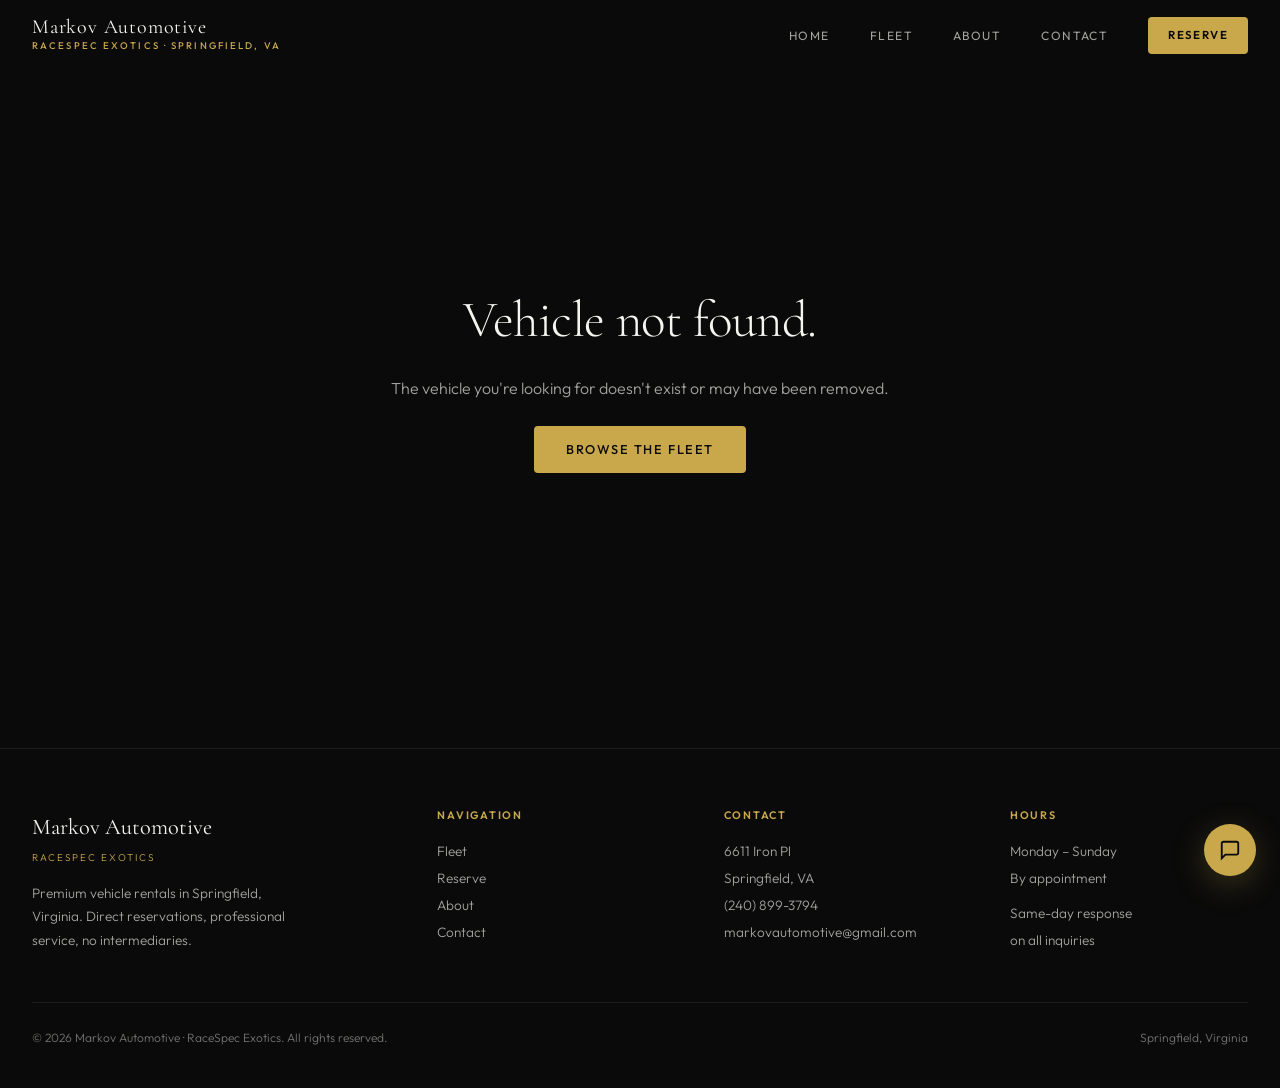
<file: car.html>
<!DOCTYPE html>
<html lang="en">
<head>
  <meta charset="UTF-8">
  <meta name="viewport" content="width=device-width, initial-scale=1.0">
  <title>Vehicle Details — Markov Automotive</title>
  <link rel="stylesheet" href="shared.css">
  <style>
    .car-layout {
      display: grid;
      grid-template-columns: 1fr 380px;
      gap: 3.5rem;
      align-items: start;
    }
    @media (max-width: 1024px) { .car-layout { grid-template-columns: 1fr; } }

    .car-sticky {
      position: sticky;
      top: calc(var(--nav-h) + 1.5rem);
      display: flex;
      flex-direction: column;
      gap: 1rem;
    }
    @media (max-width: 1024px) { .car-sticky { position: static; } }

    .car-price-card {
      background: var(--surface);
      border: 1px solid var(--border2);
      border-radius: var(--radius-lg);
      padding: 1.75rem;
    }
    .car-price-card .price-main {
      font-family: var(--font-serif);
      font-size: 3rem;
      font-weight: 300;
      color: var(--white);
      line-height: 1;
    }
    .car-price-card .price-main span { font-size: 1.2rem; color: var(--muted); }
    .car-price-card .price-note { font-size: 0.75rem; color: var(--muted); margin-top: 0.4rem; }

    .breadcrumb {
      display: flex;
      align-items: center;
      gap: 0.5rem;
      font-size: 0.72rem;
      color: var(--muted);
      letter-spacing: 0.08em;
      margin-bottom: 1.5rem;
    }
    .breadcrumb a { color: var(--muted); transition: color var(--transition); }
    .breadcrumb a:hover { color: var(--gold); }
    .breadcrumb .sep { color: var(--border2); }

    .section-label {
      font-size: 0.68rem;
      font-weight: 600;
      letter-spacing: 0.18em;
      text-transform: uppercase;
      color: var(--gold);
      margin-bottom: 1.25rem;
      padding-bottom: 0.75rem;
      border-bottom: 1px solid var(--border);
    }
    .not-found {
      min-height: 60vh;
      display: flex;
      align-items: center;
      justify-content: center;
      flex-direction: column;
      gap: 1.5rem;
      text-align: center;
    }
  </style>
</head>
<body>

<!-- ══ NAV ══ -->
<nav class="nav scrolled" id="main-nav">
  <div class="nav-inner">
    <a href="index.html" class="nav-logo">
      <span class="wordmark">Markov Automotive</span>
      <span class="sub">RaceSpec Exotics · Springfield, VA</span>
    </a>
    <div class="nav-links">
      <a href="index.html">Home</a>
      <a href="fleet.html">Fleet</a>
      <a href="about.html">About</a>
      <a href="contact.html">Contact</a>
      <a href="booking.html" class="nav-reserve">Reserve</a>
    </div>
    <button class="nav-hamburger" id="nav-hamburger" aria-label="Menu">
      <span></span><span></span><span></span>
    </button>
  </div>
</nav>
<div class="nav-mobile" id="nav-mobile">
  <a href="index.html">Home</a>
  <a href="fleet.html">Fleet</a>
  <a href="about.html">About</a>
  <a href="contact.html">Contact</a>
  <a href="booking.html">Reserve a Vehicle</a>
</div>

<!-- ══ CONTENT (dynamically populated) ══ -->
<div id="car-page" style="padding-top: var(--nav-h);">
  <div class="container" style="padding-top:2.5rem;padding-bottom:6rem;">
    <div id="car-content"></div>
  </div>
</div>

<!-- ══ RELATED CARS ══ -->
<section style="border-top:1px solid var(--border);padding:80px 0;" id="related-section">
  <div class="container">
    <div class="section-heading">
      <span class="label">Also Available</span>
      <h2 style="margin-top:0.75rem;">Similar Vehicles</h2>
    </div>
    <div class="cars-grid" id="related-cars"></div>
  </div>
</section>

<!-- ══ FOOTER ══ -->
<footer class="footer">
  <div class="container">
    <div class="footer-grid">
      <div class="footer-brand">
        <div class="wordmark">Markov Automotive</div>
        <div class="sub">RaceSpec Exotics</div>
        <p>Premium vehicle rentals in Springfield, Virginia. Direct reservations, professional service, no intermediaries.</p>
      </div>
      <div class="footer-col">
        <h5>Navigation</h5>
        <a href="fleet.html">Fleet</a>
        <a href="booking.html">Reserve</a>
        <a href="about.html">About</a>
        <a href="contact.html">Contact</a>
      </div>
      <div class="footer-col">
        <h5>Contact</h5>
        <address>6611 Iron Pl<br>Springfield, VA</address>
        <a href="tel:2408993794">(240) 899-3794</a>
        <a href="mailto:markovautomotive@gmail.com">markovautomotive@gmail.com</a>
      </div>
      <div class="footer-col">
        <h5>Hours</h5>
        <p style="font-size:0.85rem;color:var(--muted2);">Monday – Sunday<br>By appointment</p>
        <p style="font-size:0.85rem;color:var(--muted2);margin-top:0.5rem;">Same-day response<br>on all inquiries</p>
      </div>
    </div>
    <div class="footer-bottom">
      <p>© <span id="footer-year"></span> Markov Automotive · RaceSpec Exotics. All rights reserved.</p>
      <p>Springfield, Virginia</p>
    </div>
  </div>
</footer>

<!-- ══ CHAT ══ -->
<div class="chat-widget">
  <div class="chat-panel" id="chat-panel">
    <div class="chat-header">
      <div class="chat-header-info">
        <div class="chat-avatar">M</div>
        <div>
          <div class="chat-header-name">Markov Automotive</div>
          <div class="chat-header-status">● Typically responds quickly</div>
        </div>
      </div>
      <button class="chat-close" id="chat-close">✕</button>
    </div>
    <div class="chat-messages" id="chat-messages">
      <div class="chat-msg bot">Hi — looking to book a vehicle or check availability? I can help point you in the right direction.</div>
    </div>
    <div class="chat-quick">
      <button class="chat-quick-btn">How do I make a reservation?</button>
      <button class="chat-quick-btn">What are your rates?</button>
    </div>
    <div class="chat-input-row">
      <input id="chat-input" type="text" placeholder="Type a message…">
      <button class="chat-send" id="chat-send">Send</button>
    </div>
  </div>
  <button class="chat-toggle" id="chat-toggle" aria-label="Open chat">
    <svg fill="none" stroke="currentColor" stroke-width="2" viewBox="0 0 24 24"><path d="M21 15a2 2 0 0 1-2 2H7l-4 4V5a2 2 0 0 1 2-2h14a2 2 0 0 1 2 2z"/></svg>
  </button>
</div>

<script src="cars.js"></script>
<script src="shared.js"></script>
<script>
  const params = new URLSearchParams(window.location.search);
  const carId = params.get('id');
  const car = getCarById(carId);
  const content = document.getElementById('car-content');

  if (!car) {
    content.innerHTML = `
      <div class="not-found">
        <h2>Vehicle not found.</h2>
        <p>The vehicle you're looking for doesn't exist or may have been removed.</p>
        <a href="fleet.html" class="btn btn-primary">Browse the Fleet</a>
      </div>
    `;
    document.getElementById('related-section').style.display = 'none';
  } else {
    // Update page title
    document.title = `${car.name} — Markov Automotive`;

    // Booked days (sample — replace with real data)
    const bookedDays = [3, 4, 5, 12, 13, 19, 20, 26];

    content.innerHTML = `
      <div class="breadcrumb">
        <a href="index.html">Home</a>
        <span class="sep">/</span>
        <a href="fleet.html">Fleet</a>
        <span class="sep">/</span>
        <span>${car.name}</span>
      </div>

      <div class="car-layout">
        <!-- LEFT: Main content -->
        <div>
          <!-- Gallery -->
          <div class="gallery-main">
            <img id="gallery-main-img" src="${car.images[0]}" alt="${car.name}">
          </div>
          <div class="gallery-thumbs" id="gallery-thumbs" style="margin-bottom:3rem;"></div>

          <!-- About -->
          <div style="margin-bottom:3rem;">
            <div style="display:flex;align-items:center;justify-content:space-between;flex-wrap:wrap;gap:1rem;margin-bottom:1rem;">
              <span class="label">${car.category}</span>
              <div class="avail-badge">Available for Reservation</div>
            </div>
            <h1 style="font-size:clamp(2rem,4vw,3rem);margin-bottom:1.25rem;">${car.name}</h1>
            <p style="font-size:1rem;line-height:1.8;">${car.longDescription}</p>
          </div>

          <!-- Specs -->
          <div style="margin-bottom:3rem;">
            <div class="section-label">Specifications</div>
            <div class="specs-grid">
              <div class="spec-row">
                <span class="key">Year</span>
                <span class="val">${car.year}</span>
              </div>
              <div class="spec-row">
                <span class="key">Horsepower</span>
                <span class="val">${car.horsepower} HP</span>
              </div>
              <div class="spec-row">
                <span class="key">Transmission</span>
                <span class="val">${car.transmission}</span>
              </div>
              <div class="spec-row">
                <span class="key">Seating</span>
                <span class="val">${car.seats} Passengers</span>
              </div>
              <div class="spec-row">
                <span class="key">Category</span>
                <span class="val">${car.category}</span>
              </div>
              <div class="spec-row">
                <span class="key">Daily Rate</span>
                <span class="val">${formatPrice(car.pricePerDay)}</span>
              </div>
            </div>
          </div>

          <!-- Features -->
          <div style="margin-bottom:3rem;">
            <div class="section-label">Features & Equipment</div>
            <div class="feature-grid">
              ${car.features.map(f => `<div class="feature-item">${f}</div>`).join('')}
            </div>
          </div>

          <!-- Availability -->
          <div>
            <div class="section-label">Availability — This Month</div>
            <div id="avail-calendar"></div>
            <p style="font-size:0.75rem;color:var(--muted);margin-top:0.75rem;">Availability is subject to confirmation. Submit a reservation request to lock in your dates.</p>
          </div>
        </div>

        <!-- RIGHT: Sticky sidebar -->
        <div class="car-sticky">
          <div class="car-price-card">
            <div style="font-size:0.65rem;letter-spacing:0.16em;text-transform:uppercase;color:var(--muted);margin-bottom:0.5rem;">Daily Rate</div>
            <div class="price-main">${formatPrice(car.pricePerDay)}<span> / day</span></div>
            <div class="price-note">Deposit required at confirmation. Final terms confirmed upon request.</div>
            <div style="height:1px;background:var(--border);margin:1.5rem 0;"></div>
            <a href="booking.html?id=${car.id}" class="btn btn-primary" style="width:100%;justify-content:center;margin-bottom:0.75rem;">Request Reservation</a>
            <a href="contact.html" class="btn btn-outline" style="width:100%;justify-content:center;">Ask a Question</a>
          </div>
          <div class="surface-card" style="padding:1.25rem;">
            <div style="font-size:0.68rem;letter-spacing:0.14em;text-transform:uppercase;color:var(--gold);margin-bottom:1rem;">Quick Specs</div>
            <div style="display:flex;flex-direction:column;gap:0.5rem;">
              <div style="display:flex;justify-content:space-between;font-size:0.82rem;">
                <span style="color:var(--muted);">Year</span><span>${car.year}</span>
              </div>
              <div style="display:flex;justify-content:space-between;font-size:0.82rem;">
                <span style="color:var(--muted);">Power</span><span>${car.horsepower} HP</span>
              </div>
              <div style="display:flex;justify-content:space-between;font-size:0.82rem;">
                <span style="color:var(--muted);">Transmission</span><span>${car.transmission.split('(')[0].trim()}</span>
              </div>
              <div style="display:flex;justify-content:space-between;font-size:0.82rem;">
                <span style="color:var(--muted);">Seats</span><span>${car.seats}</span>
              </div>
            </div>
          </div>
          <div class="surface-card" style="padding:1.25rem;">
            <div style="font-size:0.68rem;letter-spacing:0.14em;text-transform:uppercase;color:var(--gold);margin-bottom:0.75rem;">Contact Us Directly</div>
            <a href="tel:2408993794" style="display:flex;align-items:center;gap:0.5rem;font-size:0.85rem;color:var(--muted2);margin-bottom:0.5rem;transition:color var(--transition);" onmouseenter="this.style.color='var(--gold)'" onmouseleave="this.style.color='var(--muted2)'">
              <svg width="14" height="14" fill="none" stroke="currentColor" stroke-width="2" viewBox="0 0 24 24"><path d="M22 16.92v3a2 2 0 0 1-2.18 2 19.79 19.79 0 0 1-8.63-3.07A19.5 19.5 0 0 1 4.69 12 19.79 19.79 0 0 1 1.61 3.35 2 2 0 0 1 3.58 1h3a2 2 0 0 1 2 1.72c.127.96.361 1.903.7 2.81a2 2 0 0 1-.45 2.11L7.91 8.56a16 16 0 0 0 6.29 6.29l1.62-1.62a2 2 0 0 1 2.11-.45c.907.339 1.85.573 2.81.7A2 2 0 0 1 22 16.92z"/></svg>
              (240) 899-3794
            </a>
            <a href="mailto:markovautomotive@gmail.com" style="display:flex;align-items:center;gap:0.5rem;font-size:0.82rem;color:var(--muted2);word-break:break-word;transition:color var(--transition);" onmouseenter="this.style.color='var(--gold)'" onmouseleave="this.style.color='var(--muted2)'">
              <svg width="14" height="14" fill="none" stroke="currentColor" stroke-width="2" viewBox="0 0 24 24"><path d="M4 4h16c1.1 0 2 .9 2 2v12c0 1.1-.9 2-2 2H4c-1.1 0-2-.9-2-2V6c0-1.1.9-2 2-2z"/><polyline points="22,6 12,13 2,6"/></svg>
              markovautomotive@gmail.com
            </a>
          </div>
        </div>
      </div>
    `;

    // Init gallery
    initGallery(car.images);

    // Init calendar
    renderAvailCalendar('avail-calendar', bookedDays);

    // Render related cars
    const related = CARS.filter(c => c.id !== car.id && c.category === car.category).slice(0, 3);
    const fallback = related.length < 3 ? CARS.filter(c => c.id !== car.id).slice(0, 3 - related.length) : [];
    const relatedCars = [...related, ...fallback].slice(0, 3);
    
    document.getElementById('related-cars').innerHTML = relatedCars.map(c => `
      <a href="car.html?id=${c.id}" class="car-card">
        <div class="car-card-img">
          <img src="${c.images[0]}" alt="${c.name}" loading="lazy">
        </div>
        <div class="car-card-body">
          <div class="car-card-cat">${c.category}</div>
          <div class="car-card-name">${c.name}</div>
          <div class="car-card-desc">${c.shortDescription}</div>
          <div class="car-card-footer">
            <div class="car-card-price">
              <span class="amt">${formatPrice(c.pricePerDay)}</span>
              <span class="per"> / day</span>
            </div>
            <span class="car-card-link">View Details →</span>
          </div>
        </div>
      </a>
    `).join('');
  }
</script>
</body>
</html>
</file>
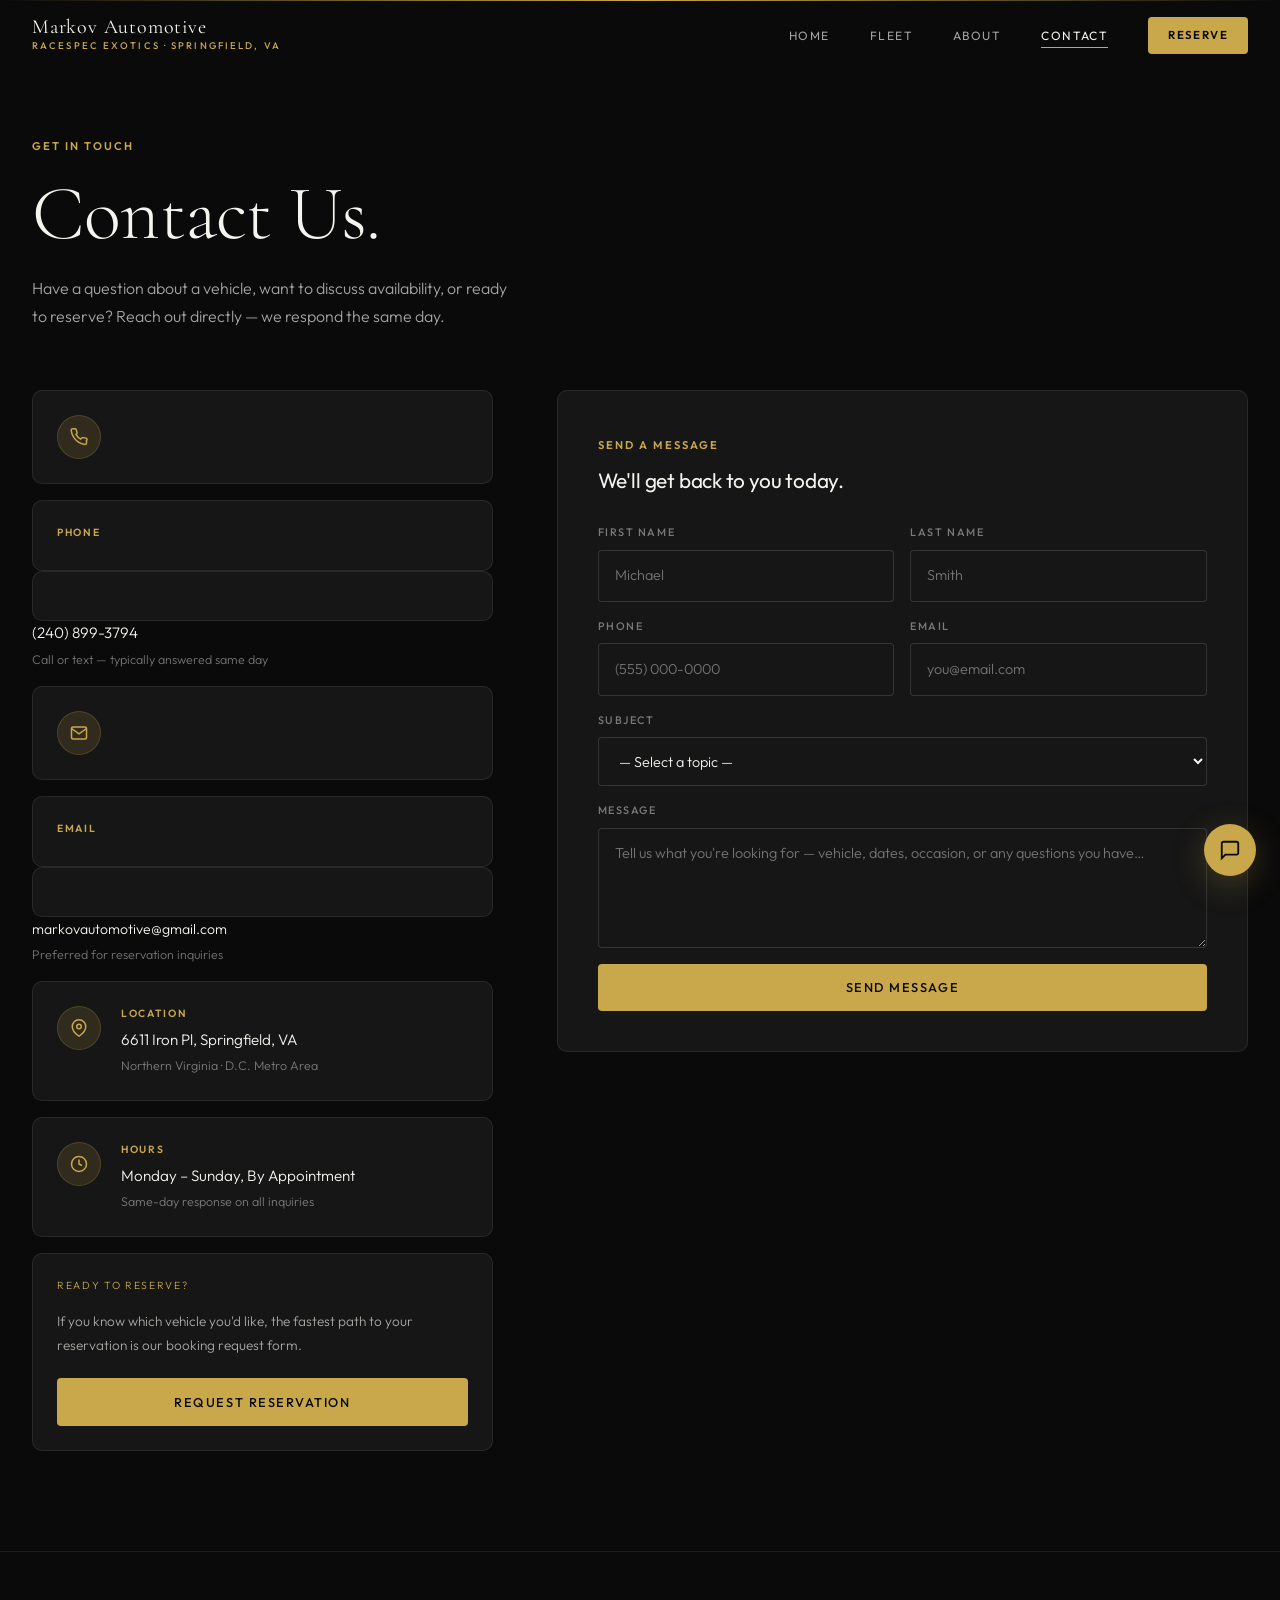
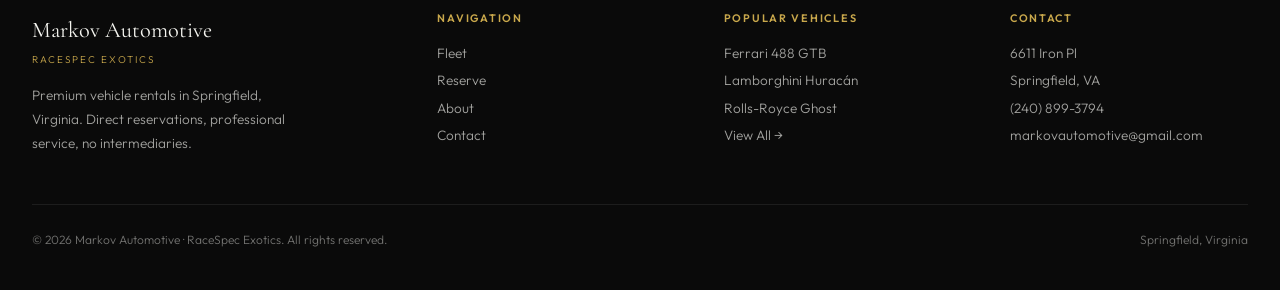
<file: contact.html>
<!DOCTYPE html>
<html lang="en">
<head>
  <meta charset="UTF-8">
  <meta name="viewport" content="width=device-width, initial-scale=1.0">
  <title>Contact — Markov Automotive</title>
  <meta name="description" content="Contact Markov Automotive | RaceSpec Exotics. Reach us by phone, email, or contact form. Located in Springfield, VA.">
  <link rel="stylesheet" href="shared.css">
  <style>
    .contact-method {
      display: flex;
      align-items: flex-start;
      gap: 1.25rem;
      padding: 1.5rem;
      background: var(--surface);
      border: 1px solid var(--border);
      border-radius: var(--radius-lg);
      transition: border-color var(--transition);
    }
    .contact-method:hover { border-color: var(--gold); }
    .contact-method-icon {
      width: 44px; height: 44px;
      border-radius: 50%;
      background: var(--gold-dim);
      border: 1px solid rgba(201,168,76,0.2);
      display: flex;
      align-items: center;
      justify-content: center;
      flex-shrink: 0;
      color: var(--gold);
    }
    .contact-method-icon svg { width: 18px; height: 18px; }
    .contact-method-body .method-label {
      font-size: 0.65rem;
      font-weight: 600;
      letter-spacing: 0.16em;
      text-transform: uppercase;
      color: var(--gold);
      margin-bottom: 0.3rem;
    }
    .contact-method-body .method-val {
      font-size: 0.95rem;
      color: var(--white);
      word-break: break-word;
    }
    .contact-method-body .method-val a {
      transition: color var(--transition);
    }
    .contact-method-body .method-val a:hover { color: var(--gold); }
    .contact-method-body .method-note { font-size: 0.78rem; color: var(--muted); margin-top: 0.25rem; }
  </style>
</head>
<body>

<!-- ══ NAV ══ -->
<nav class="nav" id="main-nav">
  <div class="nav-inner">
    <a href="index.html" class="nav-logo">
      <span class="wordmark">Markov Automotive</span>
      <span class="sub">RaceSpec Exotics · Springfield, VA</span>
    </a>
    <div class="nav-links">
      <a href="index.html">Home</a>
      <a href="fleet.html">Fleet</a>
      <a href="about.html">About</a>
      <a href="contact.html">Contact</a>
      <a href="booking.html" class="nav-reserve">Reserve</a>
    </div>
    <button class="nav-hamburger" id="nav-hamburger" aria-label="Menu">
      <span></span><span></span><span></span>
    </button>
  </div>
</nav>
<div class="nav-mobile" id="nav-mobile">
  <a href="index.html">Home</a>
  <a href="fleet.html">Fleet</a>
  <a href="about.html">About</a>
  <a href="contact.html">Contact</a>
  <a href="booking.html">Reserve a Vehicle</a>
</div>

<!-- ══ PAGE HERO ══ -->
<div class="page-hero">
  <div class="container">
    <span class="label">Get in Touch</span>
    <h1 style="margin-top:0.75rem;">Contact Us.</h1>
    <p style="max-width:480px;margin-top:1rem;font-size:1rem;">Have a question about a vehicle, want to discuss availability, or ready to reserve? Reach out directly — we respond the same day.</p>
  </div>
</div>

<!-- ══ CONTACT ══ -->
<section style="padding-top:0;">
  <div class="container">
    <div class="contact-grid">
      <!-- LEFT: Contact Info -->
      <div style="display:flex;flex-direction:column;gap:1rem;">
        <a href="tel:2408993794" class="contact-method reveal">
          <div class="contact-method-icon">
            <svg fill="none" stroke="currentColor" stroke-width="2" viewBox="0 0 24 24"><path d="M22 16.92v3a2 2 0 0 1-2.18 2 19.79 19.79 0 0 1-8.63-3.07A19.5 19.5 0 0 1 4.69 12 19.79 19.79 0 0 1 1.61 3.35 2 2 0 0 1 3.58 1h3a2 2 0 0 1 2 1.72c.127.96.361 1.903.7 2.81a2 2 0 0 1-.45 2.11L7.91 8.56a16 16 0 0 0 6.29 6.29l1.62-1.62a2 2 0 0 1 2.11-.45c.907.339 1.85.573 2.81.7A2 2 0 0 1 22 16.92z"/></svg>
          </div>
          <div class="contact-method-body">
            <div class="method-label">Phone</div>
            <div class="method-val"><a href="tel:2408993794">(240) 899-3794</a></div>
            <div class="method-note">Call or text — typically answered same day</div>
          </div>
        </a>

        <a href="mailto:markovautomotive@gmail.com" class="contact-method reveal" data-delay="60">
          <div class="contact-method-icon">
            <svg fill="none" stroke="currentColor" stroke-width="2" viewBox="0 0 24 24"><path d="M4 4h16c1.1 0 2 .9 2 2v12c0 1.1-.9 2-2 2H4c-1.1 0-2-.9-2-2V6c0-1.1.9-2 2-2z"/><polyline points="22,6 12,13 2,6"/></svg>
          </div>
          <div class="contact-method-body">
            <div class="method-label">Email</div>
            <div class="method-val"><a href="mailto:markovautomotive@gmail.com" style="font-size:0.88rem;">markovautomotive@gmail.com</a></div>
            <div class="method-note">Preferred for reservation inquiries</div>
          </div>
        </a>

        <div class="contact-method reveal" data-delay="120">
          <div class="contact-method-icon">
            <svg fill="none" stroke="currentColor" stroke-width="2" viewBox="0 0 24 24"><path d="M21 10c0 7-9 13-9 13s-9-6-9-13a9 9 0 0 1 18 0z"/><circle cx="12" cy="10" r="3"/></svg>
          </div>
          <div class="contact-method-body">
            <div class="method-label">Location</div>
            <div class="method-val">6611 Iron Pl, Springfield, VA</div>
            <div class="method-note">Northern Virginia · D.C. Metro Area</div>
          </div>
        </div>

        <div class="contact-method reveal" data-delay="180">
          <div class="contact-method-icon">
            <svg fill="none" stroke="currentColor" stroke-width="2" viewBox="0 0 24 24"><circle cx="12" cy="12" r="10"/><polyline points="12 6 12 12 16 14"/></svg>
          </div>
          <div class="contact-method-body">
            <div class="method-label">Hours</div>
            <div class="method-val">Monday – Sunday, By Appointment</div>
            <div class="method-note">Same-day response on all inquiries</div>
          </div>
        </div>

        <div class="surface-card reveal" data-delay="240" style="padding:1.5rem;">
          <div style="font-size:0.65rem;letter-spacing:0.16em;text-transform:uppercase;color:var(--gold);margin-bottom:1rem;">Ready to Reserve?</div>
          <p style="font-size:0.85rem;margin-bottom:1.25rem;">If you know which vehicle you'd like, the fastest path to your reservation is our booking request form.</p>
          <a href="booking.html" class="btn btn-primary" style="width:100%;justify-content:center;">Request Reservation</a>
        </div>
      </div>

      <!-- RIGHT: Contact Form -->
      <div class="reveal" data-delay="60">
        <div class="surface-card" style="padding:2.5rem;">
          <div style="margin-bottom:2rem;">
            <span class="label">Send a Message</span>
            <h3 style="margin-top:0.75rem;font-family:var(--font-sans);font-weight:400;font-size:1.3rem;">We'll get back to you today.</h3>
          </div>

          <div id="contact-form">
            <div class="form-grid" style="margin-bottom:1rem;">
              <div class="form-field">
                <label for="c-first">First Name</label>
                <input type="text" id="c-first" placeholder="Michael">
              </div>
              <div class="form-field">
                <label for="c-last">Last Name</label>
                <input type="text" id="c-last" placeholder="Smith">
              </div>
              <div class="form-field">
                <label for="c-phone">Phone</label>
                <input type="tel" id="c-phone" placeholder="(555) 000-0000">
              </div>
              <div class="form-field">
                <label for="c-email">Email</label>
                <input type="email" id="c-email" placeholder="you@email.com">
              </div>
              <div class="form-field full">
                <label for="c-subject">Subject</label>
                <select id="c-subject">
                  <option value="">— Select a topic —</option>
                  <option>Reservation Inquiry</option>
                  <option>Vehicle Availability</option>
                  <option>Pricing & Deposit</option>
                  <option>Delivery Options</option>
                  <option>General Question</option>
                  <option>Other</option>
                </select>
              </div>
              <div class="form-field full">
                <label for="c-msg">Message</label>
                <textarea id="c-msg" placeholder="Tell us what you're looking for — vehicle, dates, occasion, or any questions you have…"></textarea>
              </div>
            </div>

            <div id="contact-error" style="display:none;color:#e05050;font-size:0.82rem;margin-bottom:1rem;padding:0.75rem 1rem;background:rgba(224,80,80,0.08);border:1px solid rgba(224,80,80,0.2);border-radius:var(--radius);"></div>

            <button class="btn btn-primary" id="contact-submit" style="width:100%;justify-content:center;">Send Message</button>
          </div>

          <div id="contact-success" style="display:none;text-align:center;padding:2rem 0;">
            <div style="font-size:2rem;margin-bottom:1rem;">✓</div>
            <h4 style="font-family:var(--font-sans);font-weight:500;margin-bottom:0.5rem;">Message Sent</h4>
            <p style="font-size:0.85rem;">Thank you for reaching out. We'll respond to you today.</p>
          </div>
        </div>
      </div>
    </div>
  </div>
</section>

<!-- ══ FOOTER ══ -->
<footer class="footer">
  <div class="container">
    <div class="footer-grid">
      <div class="footer-brand">
        <div class="wordmark">Markov Automotive</div>
        <div class="sub">RaceSpec Exotics</div>
        <p>Premium vehicle rentals in Springfield, Virginia. Direct reservations, professional service, no intermediaries.</p>
      </div>
      <div class="footer-col">
        <h5>Navigation</h5>
        <a href="fleet.html">Fleet</a>
        <a href="booking.html">Reserve</a>
        <a href="about.html">About</a>
        <a href="contact.html">Contact</a>
      </div>
      <div class="footer-col">
        <h5>Popular Vehicles</h5>
        <a href="car.html?id=ferrari-488">Ferrari 488 GTB</a>
        <a href="car.html?id=lamborghini-huracan">Lamborghini Huracán</a>
        <a href="car.html?id=rolls-royce-ghost">Rolls-Royce Ghost</a>
        <a href="fleet.html">View All →</a>
      </div>
      <div class="footer-col">
        <h5>Contact</h5>
        <address>6611 Iron Pl<br>Springfield, VA</address>
        <a href="tel:2408993794">(240) 899-3794</a>
        <a href="mailto:markovautomotive@gmail.com">markovautomotive@gmail.com</a>
      </div>
    </div>
    <div class="footer-bottom">
      <p>© <span id="footer-year"></span> Markov Automotive · RaceSpec Exotics. All rights reserved.</p>
      <p>Springfield, Virginia</p>
    </div>
  </div>
</footer>

<!-- ══ CHAT ══ -->
<div class="chat-widget">
  <div class="chat-panel" id="chat-panel">
    <div class="chat-header">
      <div class="chat-header-info">
        <div class="chat-avatar">M</div>
        <div>
          <div class="chat-header-name">Markov Automotive</div>
          <div class="chat-header-status">● Typically responds quickly</div>
        </div>
      </div>
      <button class="chat-close" id="chat-close">✕</button>
    </div>
    <div class="chat-messages" id="chat-messages">
      <div class="chat-msg bot">Hi — looking to book a vehicle or check availability? I can help point you in the right direction.</div>
    </div>
    <div class="chat-quick">
      <button class="chat-quick-btn">How do I make a reservation?</button>
      <button class="chat-quick-btn">Where are you located?</button>
    </div>
    <div class="chat-input-row">
      <input id="chat-input" type="text" placeholder="Type a message…">
      <button class="chat-send" id="chat-send">Send</button>
    </div>
  </div>
  <button class="chat-toggle" id="chat-toggle" aria-label="Open chat">
    <svg fill="none" stroke="currentColor" stroke-width="2" viewBox="0 0 24 24"><path d="M21 15a2 2 0 0 1-2 2H7l-4 4V5a2 2 0 0 1 2-2h14a2 2 0 0 1 2 2z"/></svg>
  </button>
</div>

<script src="cars.js"></script>
<script src="shared.js"></script>
<script>
  document.getElementById('contact-submit').addEventListener('click', () => {
    const errEl = document.getElementById('contact-error');
    errEl.style.display = 'none';
    const first = document.getElementById('c-first').value.trim();
    const last = document.getElementById('c-last').value.trim();
    const phone = document.getElementById('c-phone').value.trim();
    const email = document.getElementById('c-email').value.trim();
    const msg = document.getElementById('c-msg').value.trim();

    if (!first || !last) { errEl.textContent = 'Please enter your name.'; errEl.style.display = 'block'; return; }
    if (!phone && !email) { errEl.textContent = 'Please provide a phone number or email address.'; errEl.style.display = 'block'; return; }
    if (!msg) { errEl.textContent = 'Please include a message.'; errEl.style.display = 'block'; return; }

    document.getElementById('contact-form').style.display = 'none';
    document.getElementById('contact-success').style.display = 'block';
  });
</script>
</body>
</html>
</file>
<file: shared.css>
/* ============================================================
   MARKOV AUTOMOTIVE — SHARED DESIGN SYSTEM
   ============================================================ */

@import url('https://fonts.googleapis.com/css2?family=Cormorant+Garamond:ital,wght@0,300;0,400;0,500;0,600;1,300;1,400&family=Outfit:wght@300;400;500;600&display=swap');

/* ── Variables ── */
:root {
  --black:       #0a0a0a;
  --charcoal:    #111111;
  --surface:     #161616;
  --surface2:    #1d1d1d;
  --border:      rgba(255,255,255,0.08);
  --border2:     rgba(255,255,255,0.13);
  --gold:        #c9a84c;
  --gold-dim:    rgba(201,168,76,0.15);
  --gold-glow:   rgba(201,168,76,0.25);
  --white:       #f5f5f0;
  --muted:       rgba(245,245,240,0.45);
  --muted2:      rgba(245,245,240,0.65);
  --red-pill:    #e04040;
  --nav-h:       72px;
  --radius:      4px;
  --radius-lg:   10px;
  --transition:  0.25s cubic-bezier(0.4,0,0.2,1);
  --font-serif:  'Cormorant Garamond', Georgia, serif;
  --font-sans:   'Outfit', system-ui, sans-serif;
}

/* ── Reset ── */
*, *::before, *::after { box-sizing: border-box; margin: 0; padding: 0; }
html { scroll-behavior: smooth; -webkit-font-smoothing: antialiased; }
body {
  background: var(--black);
  color: var(--white);
  font-family: var(--font-sans);
  font-weight: 300;
  font-size: 16px;
  line-height: 1.6;
  min-height: 100vh;
}
img { display: block; max-width: 100%; }
a { color: inherit; text-decoration: none; }
ul { list-style: none; }
button { cursor: pointer; border: none; background: none; font: inherit; color: inherit; }
input, select, textarea { font: inherit; color: inherit; background: none; border: none; outline: none; }

/* ── Typography ── */
h1, h2, h3, h4, h5 { font-family: var(--font-serif); font-weight: 300; line-height: 1.15; letter-spacing: -0.01em; }
h1 { font-size: clamp(2.8rem, 6vw, 5.5rem); }
h2 { font-size: clamp(2rem, 4vw, 3.4rem); }
h3 { font-size: clamp(1.4rem, 2.5vw, 2rem); }
h4 { font-size: 1.2rem; }

p { color: var(--muted2); line-height: 1.75; }

.label {
  font-size: 0.7rem;
  font-weight: 600;
  letter-spacing: 0.18em;
  text-transform: uppercase;
  color: var(--gold);
}

/* ── Layout ── */
.container {
  max-width: 1280px;
  margin: 0 auto;
  padding: 0 2rem;
}
@media (max-width: 768px) { .container { padding: 0 1.25rem; } }

section { padding: 100px 0; }
@media (max-width: 768px) { section { padding: 64px 0; } }

/* ── Gold Divider ── */
.gold-rule {
  display: block;
  width: 48px;
  height: 1px;
  background: var(--gold);
  margin-bottom: 1.5rem;
}

/* ── Buttons ── */
.btn {
  display: inline-flex;
  align-items: center;
  gap: 0.5rem;
  padding: 0.85rem 2rem;
  font-family: var(--font-sans);
  font-size: 0.8rem;
  font-weight: 500;
  letter-spacing: 0.12em;
  text-transform: uppercase;
  border-radius: var(--radius);
  transition: var(--transition);
  white-space: nowrap;
}
.btn-primary {
  background: var(--gold);
  color: var(--black);
}
.btn-primary:hover {
  background: #dbb85a;
  transform: translateY(-1px);
  box-shadow: 0 8px 32px var(--gold-glow);
}
.btn-outline {
  border: 1px solid var(--border2);
  color: var(--white);
}
.btn-outline:hover {
  border-color: var(--gold);
  color: var(--gold);
  transform: translateY(-1px);
}
.btn-ghost {
  color: var(--muted2);
  font-size: 0.78rem;
  letter-spacing: 0.1em;
}
.btn-ghost:hover { color: var(--gold); }

/* ── Navigation ── */
.nav {
  position: fixed;
  top: 0; left: 0; right: 0;
  z-index: 1000;
  height: var(--nav-h);
  display: flex;
  align-items: center;
  padding: 0 2rem;
  border-bottom: 1px solid transparent;
  transition: background var(--transition), border-color var(--transition);
}
.nav.scrolled {
  background: rgba(10,10,10,0.95);
  border-color: var(--border);
  backdrop-filter: blur(12px);
  -webkit-backdrop-filter: blur(12px);
}
.nav-inner {
  max-width: 1280px;
  width: 100%;
  margin: 0 auto;
  display: flex;
  align-items: center;
  justify-content: space-between;
  gap: 2rem;
}
.nav-logo {
  display: flex;
  flex-direction: column;
  gap: 1px;
}
.nav-logo .wordmark {
  font-family: var(--font-serif);
  font-size: 1.25rem;
  font-weight: 400;
  letter-spacing: 0.04em;
  color: var(--white);
  line-height: 1;
}
.nav-logo .sub {
  font-size: 0.6rem;
  letter-spacing: 0.22em;
  text-transform: uppercase;
  color: var(--gold);
  font-weight: 500;
}
.nav-links {
  display: flex;
  align-items: center;
  gap: 2.5rem;
}
.nav-links a {
  font-size: 0.75rem;
  font-weight: 400;
  letter-spacing: 0.12em;
  text-transform: uppercase;
  color: var(--muted2);
  transition: color var(--transition);
  position: relative;
}
.nav-links a::after {
  content: '';
  position: absolute;
  bottom: -3px; left: 0;
  width: 0; height: 1px;
  background: var(--gold);
  transition: width var(--transition);
}
.nav-links a:hover,
.nav-links a.active { color: var(--white); }
.nav-links a:hover::after,
.nav-links a.active::after { width: 100%; }
.nav-reserve {
  background: var(--gold);
  color: var(--black) !important;
  padding: 0.55rem 1.25rem;
  border-radius: var(--radius);
  font-size: 0.72rem !important;
  font-weight: 600 !important;
}
.nav-reserve::after { display: none !important; }
.nav-reserve:hover { background: #dbb85a; opacity: 1; }
.nav-hamburger {
  display: none;
  flex-direction: column;
  gap: 5px;
  padding: 4px;
}
.nav-hamburger span {
  width: 22px; height: 1.5px;
  background: var(--white);
  transition: var(--transition);
  display: block;
}
.nav-mobile {
  display: none;
  position: fixed;
  inset: var(--nav-h) 0 0 0;
  background: rgba(10,10,10,0.97);
  z-index: 999;
  flex-direction: column;
  align-items: center;
  justify-content: center;
  gap: 2.5rem;
}
.nav-mobile a {
  font-family: var(--font-serif);
  font-size: 2rem;
  font-weight: 300;
  color: var(--white);
  transition: color var(--transition);
}
.nav-mobile a:hover { color: var(--gold); }
.nav-mobile.open { display: flex; }
@media (max-width: 900px) {
  .nav-links { display: none; }
  .nav-hamburger { display: flex; }
}

/* ── Footer ── */
.footer {
  border-top: 1px solid var(--border);
  padding: 60px 0 40px;
  margin-top: 0;
}
.footer-grid {
  display: grid;
  grid-template-columns: 1.5fr 1fr 1fr 1fr;
  gap: 3rem;
  margin-bottom: 3rem;
}
@media (max-width: 900px) {
  .footer-grid { grid-template-columns: 1fr 1fr; gap: 2rem; }
}
@media (max-width: 540px) {
  .footer-grid { grid-template-columns: 1fr; gap: 1.5rem; }
}
.footer-brand .wordmark {
  font-family: var(--font-serif);
  font-size: 1.4rem;
  font-weight: 400;
  margin-bottom: 0.3rem;
}
.footer-brand .sub { font-size: 0.62rem; letter-spacing: 0.2em; text-transform: uppercase; color: var(--gold); }
.footer-brand p { margin-top: 1rem; font-size: 0.85rem; max-width: 280px; }
.footer-col h5 {
  font-family: var(--font-sans);
  font-size: 0.68rem;
  font-weight: 600;
  letter-spacing: 0.16em;
  text-transform: uppercase;
  color: var(--gold);
  margin-bottom: 1rem;
}
.footer-col a, .footer-col p, .footer-col address {
  display: block;
  font-size: 0.85rem;
  color: var(--muted2);
  font-style: normal;
  line-height: 2;
  transition: color var(--transition);
}
.footer-col a:hover { color: var(--white); }
.footer-bottom {
  border-top: 1px solid var(--border);
  padding-top: 1.5rem;
  display: flex;
  align-items: center;
  justify-content: space-between;
  gap: 1rem;
  flex-wrap: wrap;
}
.footer-bottom p { font-size: 0.75rem; color: var(--muted); }

/* ── Hero ── */
.hero {
  min-height: 100vh;
  display: flex;
  align-items: center;
  position: relative;
  overflow: hidden;
  padding-top: var(--nav-h);
}
.hero-bg {
  position: absolute;
  inset: 0;
  background-size: cover;
  background-position: center;
  filter: brightness(0.35);
  transform: scale(1.04);
  transition: transform 8s ease;
}
.hero-bg.loaded { transform: scale(1); }
.hero-overlay {
  position: absolute;
  inset: 0;
  background: linear-gradient(135deg, rgba(10,10,10,0.7) 0%, rgba(10,10,10,0.2) 100%);
}
.hero-content {
  position: relative;
  z-index: 2;
  max-width: 760px;
}
.hero-eyebrow {
  display: flex;
  align-items: center;
  gap: 1rem;
  margin-bottom: 1.5rem;
}
.hero-eyebrow span { font-size: 0.68rem; letter-spacing: 0.22em; text-transform: uppercase; color: var(--gold); }
.hero-eyebrow::before {
  content: '';
  width: 36px; height: 1px;
  background: var(--gold);
}
.hero h1 em { font-style: italic; color: var(--gold); }
.hero-sub {
  font-size: 1.05rem;
  color: var(--muted2);
  max-width: 520px;
  margin: 1.5rem 0 2.5rem;
  line-height: 1.8;
}
.hero-ctas { display: flex; gap: 1rem; flex-wrap: wrap; }

/* ── Stat Bar ── */
.stat-bar {
  background: var(--surface);
  border-top: 1px solid var(--border);
  border-bottom: 1px solid var(--border);
  padding: 1.5rem 0;
}
.stat-grid {
  display: grid;
  grid-template-columns: repeat(4, 1fr);
  gap: 0;
}
.stat-item {
  padding: 0.5rem 2rem;
  border-right: 1px solid var(--border);
  text-align: center;
}
.stat-item:last-child { border-right: none; }
.stat-item .val {
  font-family: var(--font-serif);
  font-size: 2rem;
  font-weight: 400;
  color: var(--gold);
  line-height: 1;
}
.stat-item .desc { font-size: 0.72rem; letter-spacing: 0.1em; color: var(--muted); margin-top: 4px; }
@media (max-width: 600px) {
  .stat-grid { grid-template-columns: 1fr 1fr; }
  .stat-item:nth-child(2) { border-right: none; }
  .stat-item:nth-child(3) { border-top: 1px solid var(--border); }
}

/* ── Section Headings ── */
.section-heading { margin-bottom: 4rem; }
.section-heading h2 { margin-top: 0.75rem; }
.section-heading p { max-width: 560px; margin-top: 1rem; }

/* ── Car Cards ── */
.cars-grid {
  display: grid;
  grid-template-columns: repeat(auto-fill, minmax(340px, 1fr));
  gap: 1.5rem;
}
@media (max-width: 540px) { .cars-grid { grid-template-columns: 1fr; } }

.car-card {
  background: var(--surface);
  border: 1px solid var(--border);
  border-radius: var(--radius-lg);
  overflow: hidden;
  transition: border-color var(--transition), transform var(--transition), box-shadow var(--transition);
  cursor: pointer;
  display: flex;
  flex-direction: column;
}
.car-card:hover {
  border-color: var(--gold);
  transform: translateY(-4px);
  box-shadow: 0 20px 60px rgba(0,0,0,0.4);
}
.car-card-img {
  aspect-ratio: 16/9;
  overflow: hidden;
  background: var(--surface2);
}
.car-card-img img {
  width: 100%; height: 100%;
  object-fit: cover;
  transition: transform 0.5s ease;
}
.car-card:hover .car-card-img img { transform: scale(1.05); }
.car-card-body { padding: 1.5rem; flex: 1; display: flex; flex-direction: column; }
.car-card-cat {
  font-size: 0.65rem;
  font-weight: 600;
  letter-spacing: 0.18em;
  text-transform: uppercase;
  color: var(--gold);
  margin-bottom: 0.5rem;
}
.car-card-name {
  font-family: var(--font-serif);
  font-size: 1.35rem;
  font-weight: 400;
  color: var(--white);
  margin-bottom: 0.75rem;
  line-height: 1.2;
}
.car-card-desc {
  font-size: 0.82rem;
  color: var(--muted2);
  line-height: 1.65;
  flex: 1;
  margin-bottom: 1.25rem;
}
.car-card-footer {
  display: flex;
  align-items: center;
  justify-content: space-between;
  border-top: 1px solid var(--border);
  padding-top: 1rem;
}
.car-card-price .amt {
  font-family: var(--font-serif);
  font-size: 1.5rem;
  font-weight: 400;
  color: var(--white);
}
.car-card-price .per { font-size: 0.72rem; color: var(--muted); }
.car-card-link {
  font-size: 0.72rem;
  font-weight: 500;
  letter-spacing: 0.1em;
  text-transform: uppercase;
  color: var(--gold);
  display: flex;
  align-items: center;
  gap: 0.4rem;
  transition: gap var(--transition);
}
.car-card:hover .car-card-link { gap: 0.7rem; }
.avail-badge {
  display: inline-flex;
  align-items: center;
  gap: 6px;
  font-size: 0.65rem;
  font-weight: 500;
  letter-spacing: 0.1em;
  text-transform: uppercase;
  padding: 4px 10px;
  border-radius: 100px;
  background: rgba(40,160,90,0.12);
  color: #5cd88a;
  border: 1px solid rgba(92,216,138,0.2);
}
.avail-badge::before {
  content: '';
  width: 6px; height: 6px;
  border-radius: 50%;
  background: #5cd88a;
  flex-shrink: 0;
  animation: pulse 2s infinite;
}
@keyframes pulse {
  0%, 100% { opacity: 1; }
  50% { opacity: 0.4; }
}

/* ── Feature List ── */
.feature-grid {
  display: grid;
  grid-template-columns: repeat(auto-fill, minmax(220px, 1fr));
  gap: 0.75rem;
}
.feature-item {
  display: flex;
  align-items: center;
  gap: 0.75rem;
  padding: 0.9rem 1rem;
  background: var(--surface);
  border: 1px solid var(--border);
  border-radius: var(--radius);
  font-size: 0.82rem;
  color: var(--muted2);
}
.feature-item::before {
  content: '';
  width: 6px; height: 6px;
  border-radius: 50%;
  background: var(--gold);
  flex-shrink: 0;
}

/* ── Specs Table ── */
.specs-grid {
  display: grid;
  grid-template-columns: 1fr 1fr;
  gap: 1px;
  background: var(--border);
  border: 1px solid var(--border);
  border-radius: var(--radius-lg);
  overflow: hidden;
}
.spec-row {
  display: flex;
  flex-direction: column;
  gap: 2px;
  padding: 1.1rem 1.5rem;
  background: var(--surface);
}
.spec-row .key { font-size: 0.68rem; letter-spacing: 0.14em; text-transform: uppercase; color: var(--muted); }
.spec-row .val { font-family: var(--font-serif); font-size: 1.25rem; font-weight: 400; color: var(--white); }
@media (max-width: 540px) { .specs-grid { grid-template-columns: 1fr; } }

/* ── Gallery ── */
.gallery-main {
  aspect-ratio: 16/9;
  border-radius: var(--radius-lg);
  overflow: hidden;
  background: var(--surface2);
  margin-bottom: 0.75rem;
}
.gallery-main img {
  width: 100%; height: 100%;
  object-fit: cover;
  transition: opacity 0.3s ease;
}
.gallery-thumbs {
  display: flex;
  gap: 0.75rem;
}
.gallery-thumb {
  flex: 1;
  aspect-ratio: 16/9;
  border-radius: var(--radius);
  overflow: hidden;
  cursor: pointer;
  border: 2px solid transparent;
  transition: border-color var(--transition);
  background: var(--surface2);
}
.gallery-thumb img { width: 100%; height: 100%; object-fit: cover; }
.gallery-thumb.active { border-color: var(--gold); }

/* ── Booking Form ── */
.form-grid {
  display: grid;
  grid-template-columns: 1fr 1fr;
  gap: 1rem;
}
@media (max-width: 640px) { .form-grid { grid-template-columns: 1fr; } }
.form-field {
  display: flex;
  flex-direction: column;
  gap: 0.5rem;
}
.form-field.full { grid-column: 1 / -1; }
.form-field label {
  font-size: 0.68rem;
  font-weight: 500;
  letter-spacing: 0.14em;
  text-transform: uppercase;
  color: var(--muted);
}
.form-field input,
.form-field select,
.form-field textarea {
  background: var(--surface);
  border: 1px solid var(--border2);
  border-radius: var(--radius);
  padding: 0.85rem 1rem;
  font-size: 0.9rem;
  color: var(--white);
  transition: border-color var(--transition);
  width: 100%;
}
.form-field input:focus,
.form-field select:focus,
.form-field textarea:focus {
  border-color: var(--gold);
  background: var(--surface2);
}
.form-field select option { background: var(--charcoal); color: var(--white); }
.form-field textarea { resize: vertical; min-height: 120px; }

/* ── Booking Summary ── */
.booking-summary {
  background: var(--surface);
  border: 1px solid var(--border2);
  border-radius: var(--radius-lg);
  padding: 2rem;
  position: sticky;
  top: calc(var(--nav-h) + 1.5rem);
}
.booking-summary h4 {
  font-family: var(--font-sans);
  font-size: 0.72rem;
  font-weight: 600;
  letter-spacing: 0.16em;
  text-transform: uppercase;
  color: var(--gold);
  margin-bottom: 1.5rem;
  padding-bottom: 1rem;
  border-bottom: 1px solid var(--border);
}
.summary-row {
  display: flex;
  justify-content: space-between;
  align-items: center;
  padding: 0.6rem 0;
  border-bottom: 1px solid var(--border);
  font-size: 0.85rem;
}
.summary-row:last-of-type { border-bottom: none; }
.summary-row .key { color: var(--muted); }
.summary-row .val { font-weight: 500; color: var(--white); }
.summary-total {
  margin-top: 1rem;
  padding-top: 1rem;
  border-top: 1px solid var(--border2);
  display: flex;
  justify-content: space-between;
  align-items: baseline;
}
.summary-total .key { font-size: 0.75rem; letter-spacing: 0.1em; text-transform: uppercase; color: var(--muted); }
.summary-total .val {
  font-family: var(--font-serif);
  font-size: 2rem;
  font-weight: 400;
  color: var(--gold);
}
.summary-note { font-size: 0.72rem; color: var(--muted); margin-top: 0.75rem; line-height: 1.5; }

/* ── Page Hero (non-home) ── */
.page-hero {
  padding: calc(var(--nav-h) + 60px) 0 60px;
  position: relative;
  overflow: hidden;
}
.page-hero::before {
  content: '';
  position: absolute;
  top: 0; left: 0; right: 0;
  height: 1px;
  background: linear-gradient(90deg, transparent, var(--gold), transparent);
}

/* ── About ── */
.about-grid {
  display: grid;
  grid-template-columns: 1fr 1fr;
  gap: 5rem;
  align-items: center;
}
@media (max-width: 768px) { .about-grid { grid-template-columns: 1fr; gap: 2.5rem; } }
.about-img {
  aspect-ratio: 4/3;
  border-radius: var(--radius-lg);
  overflow: hidden;
  border: 1px solid var(--border);
}
.about-img img { width: 100%; height: 100%; object-fit: cover; }
.about-values { display: flex; flex-direction: column; gap: 1.5rem; margin-top: 2.5rem; }
.value-item { display: flex; gap: 1.25rem; }
.value-num {
  font-family: var(--font-serif);
  font-size: 2rem;
  font-weight: 300;
  color: var(--gold);
  line-height: 1;
  min-width: 2.5rem;
  opacity: 0.5;
}
.value-text h4 { font-family: var(--font-sans); font-size: 0.9rem; font-weight: 500; margin-bottom: 0.3rem; }
.value-text p { font-size: 0.85rem; }

/* ── Contact ── */
.contact-grid {
  display: grid;
  grid-template-columns: 1fr 1.5fr;
  gap: 4rem;
}
@media (max-width: 768px) { .contact-grid { grid-template-columns: 1fr; gap: 2.5rem; } }
.contact-info { display: flex; flex-direction: column; gap: 2rem; }
.contact-item h5 {
  font-family: var(--font-sans);
  font-size: 0.68rem;
  font-weight: 600;
  letter-spacing: 0.16em;
  text-transform: uppercase;
  color: var(--gold);
  margin-bottom: 0.5rem;
}
.contact-item p, .contact-item a {
  font-size: 0.95rem;
  color: var(--muted2);
  line-height: 1.7;
  transition: color var(--transition);
}
.contact-item a:hover { color: var(--gold); }

/* ── Chat Widget ── */
.chat-widget {
  position: fixed;
  bottom: 1.5rem;
  right: 1.5rem;
  z-index: 900;
  display: flex;
  flex-direction: column;
  align-items: flex-end;
  gap: 0.75rem;
}
.chat-toggle {
  width: 52px; height: 52px;
  border-radius: 50%;
  background: var(--gold);
  color: var(--black);
  display: flex;
  align-items: center;
  justify-content: center;
  box-shadow: 0 8px 32px var(--gold-glow);
  transition: transform var(--transition), box-shadow var(--transition);
}
.chat-toggle:hover { transform: scale(1.08); box-shadow: 0 12px 40px rgba(201,168,76,0.4); }
.chat-toggle svg { width: 22px; height: 22px; }
.chat-panel {
  width: 320px;
  background: var(--surface);
  border: 1px solid var(--border2);
  border-radius: 14px;
  overflow: hidden;
  display: none;
  flex-direction: column;
  box-shadow: 0 20px 60px rgba(0,0,0,0.5);
  transform: translateY(10px);
  opacity: 0;
  transition: transform 0.25s ease, opacity 0.25s ease;
}
.chat-panel.open {
  display: flex;
  transform: translateY(0);
  opacity: 1;
}
.chat-header {
  background: var(--surface2);
  padding: 1rem 1.25rem;
  display: flex;
  align-items: center;
  justify-content: space-between;
  border-bottom: 1px solid var(--border);
}
.chat-header-info { display: flex; align-items: center; gap: 0.75rem; }
.chat-avatar {
  width: 36px; height: 36px;
  border-radius: 50%;
  background: var(--gold-dim);
  border: 1px solid var(--gold);
  display: flex;
  align-items: center;
  justify-content: center;
  font-family: var(--font-serif);
  font-size: 1rem;
  color: var(--gold);
}
.chat-header-name { font-size: 0.85rem; font-weight: 500; }
.chat-header-status { font-size: 0.7rem; color: #5cd88a; }
.chat-close { color: var(--muted); font-size: 1.2rem; line-height: 1; }
.chat-close:hover { color: var(--white); }
.chat-messages {
  flex: 1;
  padding: 1.25rem;
  display: flex;
  flex-direction: column;
  gap: 0.75rem;
  max-height: 280px;
  overflow-y: auto;
}
.chat-msg {
  padding: 0.75rem 1rem;
  border-radius: 10px;
  font-size: 0.82rem;
  line-height: 1.55;
  max-width: 85%;
}
.chat-msg.bot {
  background: var(--surface2);
  border: 1px solid var(--border);
  color: var(--muted2);
  align-self: flex-start;
}
.chat-msg.user {
  background: var(--gold-dim);
  border: 1px solid rgba(201,168,76,0.2);
  color: var(--white);
  align-self: flex-end;
}
.chat-quick {
  padding: 0 1.25rem 1rem;
  display: flex;
  flex-direction: column;
  gap: 0.4rem;
}
.chat-quick-btn {
  padding: 0.55rem 0.75rem;
  border: 1px solid var(--border2);
  border-radius: var(--radius);
  font-size: 0.75rem;
  color: var(--muted2);
  text-align: left;
  transition: border-color var(--transition), color var(--transition);
}
.chat-quick-btn:hover { border-color: var(--gold); color: var(--gold); }
.chat-input-row {
  display: flex;
  border-top: 1px solid var(--border);
}
.chat-input-row input {
  flex: 1;
  padding: 0.85rem 1rem;
  font-size: 0.82rem;
  color: var(--white);
  background: transparent;
}
.chat-input-row input::placeholder { color: var(--muted); }
.chat-send {
  padding: 0.85rem 1rem;
  color: var(--gold);
  font-size: 0.75rem;
  font-weight: 500;
  letter-spacing: 0.1em;
  text-transform: uppercase;
}
.chat-send:hover { color: var(--white); }

/* ── Availability Calendar ── */
.avail-calendar {
  background: var(--surface);
  border: 1px solid var(--border);
  border-radius: var(--radius-lg);
  padding: 1.5rem;
}
.avail-calendar-header {
  display: flex;
  align-items: center;
  justify-content: space-between;
  margin-bottom: 1.25rem;
}
.avail-calendar-header h5 { font-family: var(--font-sans); font-size: 0.85rem; font-weight: 500; }
.avail-legend { display: flex; gap: 1.25rem; font-size: 0.72rem; color: var(--muted); align-items: center; }
.avail-legend span { display: flex; align-items: center; gap: 5px; }
.avail-legend .dot { width: 8px; height: 8px; border-radius: 50%; display: inline-block; }
.dot-avail { background: #5cd88a; }
.dot-booked { background: #e04040; }
.avail-days {
  display: grid;
  grid-template-columns: repeat(7, 1fr);
  gap: 4px;
  text-align: center;
}
.avail-day-label { font-size: 0.65rem; letter-spacing: 0.1em; text-transform: uppercase; color: var(--muted); padding: 4px; }
.avail-day {
  padding: 6px 4px;
  border-radius: var(--radius);
  font-size: 0.78rem;
  font-weight: 400;
  color: var(--muted2);
}
.avail-day.avail { background: rgba(92,216,138,0.08); color: #5cd88a; }
.avail-day.booked { background: rgba(224,64,64,0.08); color: var(--muted); text-decoration: line-through; }
.avail-day.empty { opacity: 0; pointer-events: none; }

/* ── Scroll reveal ── */
.reveal {
  opacity: 0;
  transform: translateY(24px);
  transition: opacity 0.6s ease, transform 0.6s ease;
}
.reveal.visible { opacity: 1; transform: translateY(0); }

/* ── Utilities ── */
.text-gold { color: var(--gold); }
.text-muted { color: var(--muted2); }
.mt-1 { margin-top: 0.5rem; }
.mt-2 { margin-top: 1rem; }
.mt-3 { margin-top: 1.5rem; }
.mt-4 { margin-top: 2rem; }
.mb-1 { margin-bottom: 0.5rem; }
.mb-2 { margin-bottom: 1rem; }
.d-flex { display: flex; }
.gap-1 { gap: 0.5rem; }
.gap-2 { gap: 1rem; }
.align-center { align-items: center; }
.surface-card {
  background: var(--surface);
  border: 1px solid var(--border);
  border-radius: var(--radius-lg);
  padding: 2rem;
}

/* ── Page transitions ── */
body { animation: fadeIn 0.4s ease; }
@keyframes fadeIn { from { opacity: 0; } to { opacity: 1; } }
</file>
